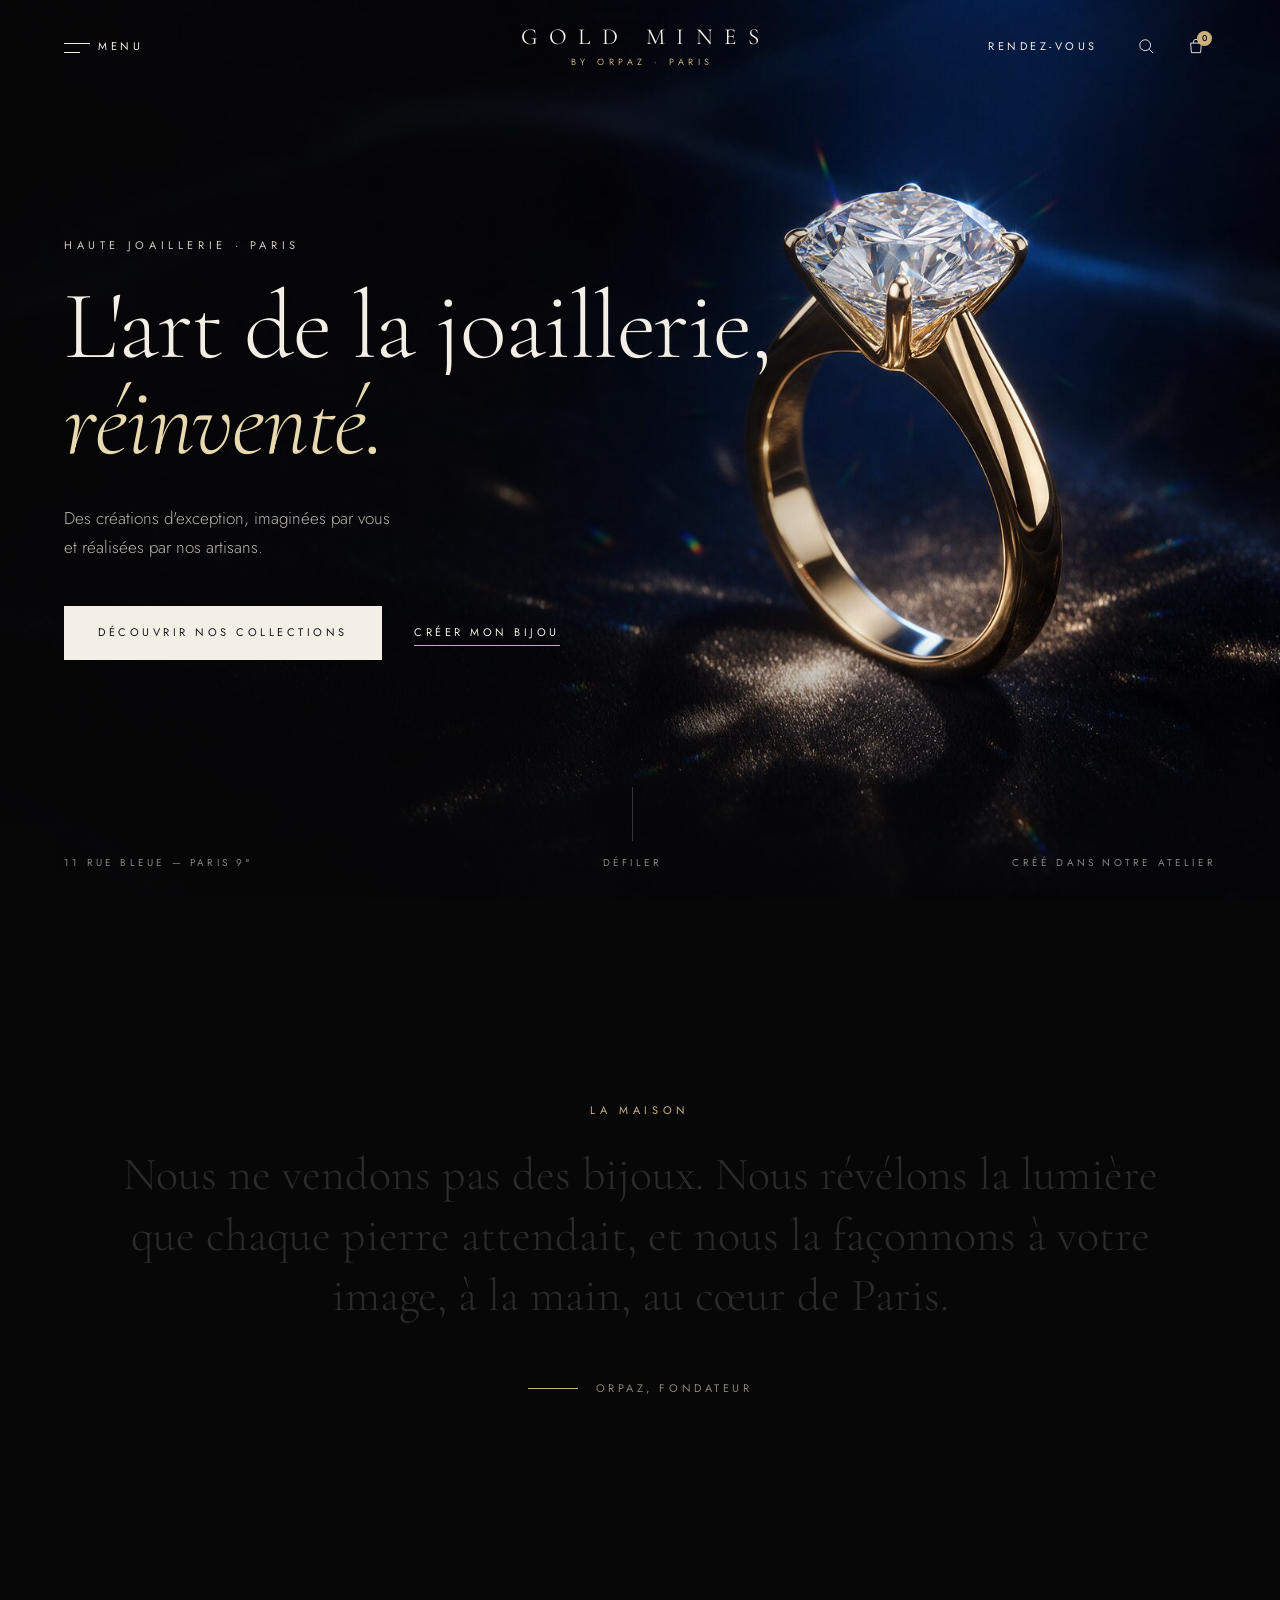
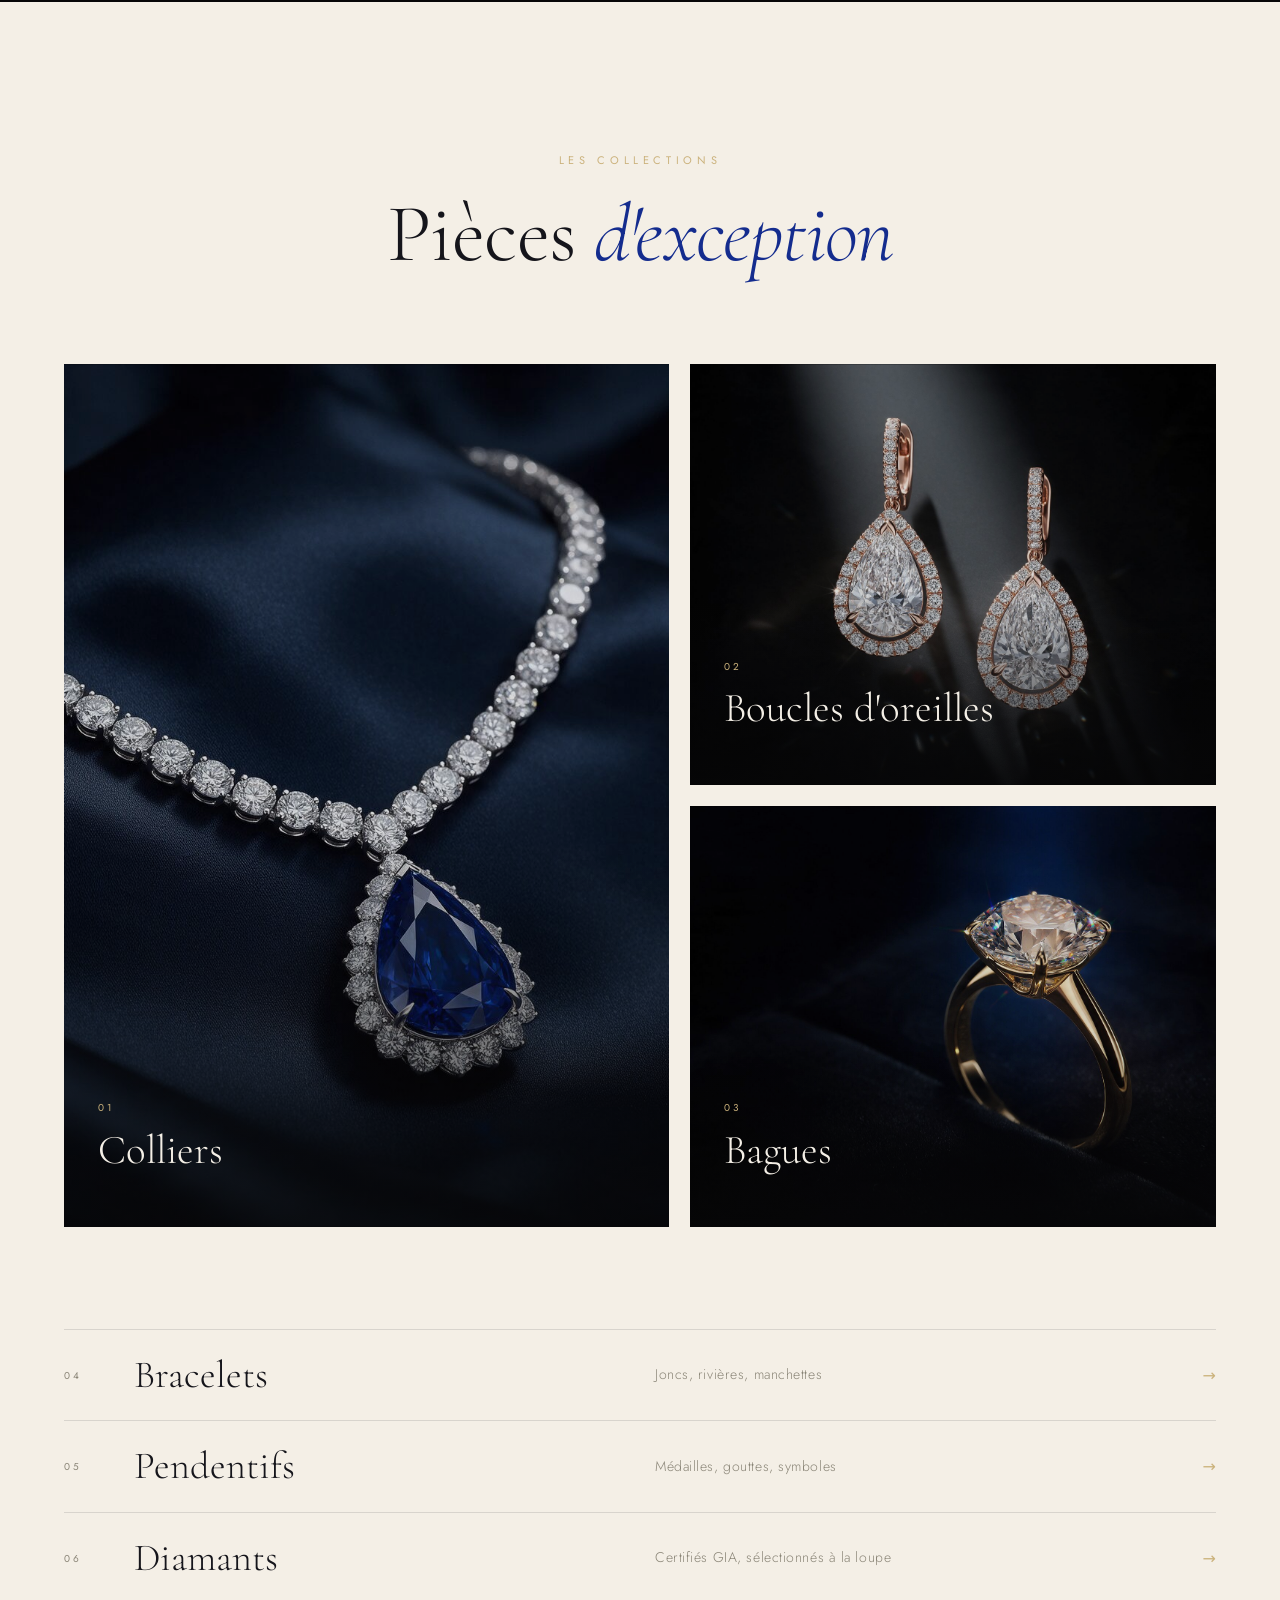
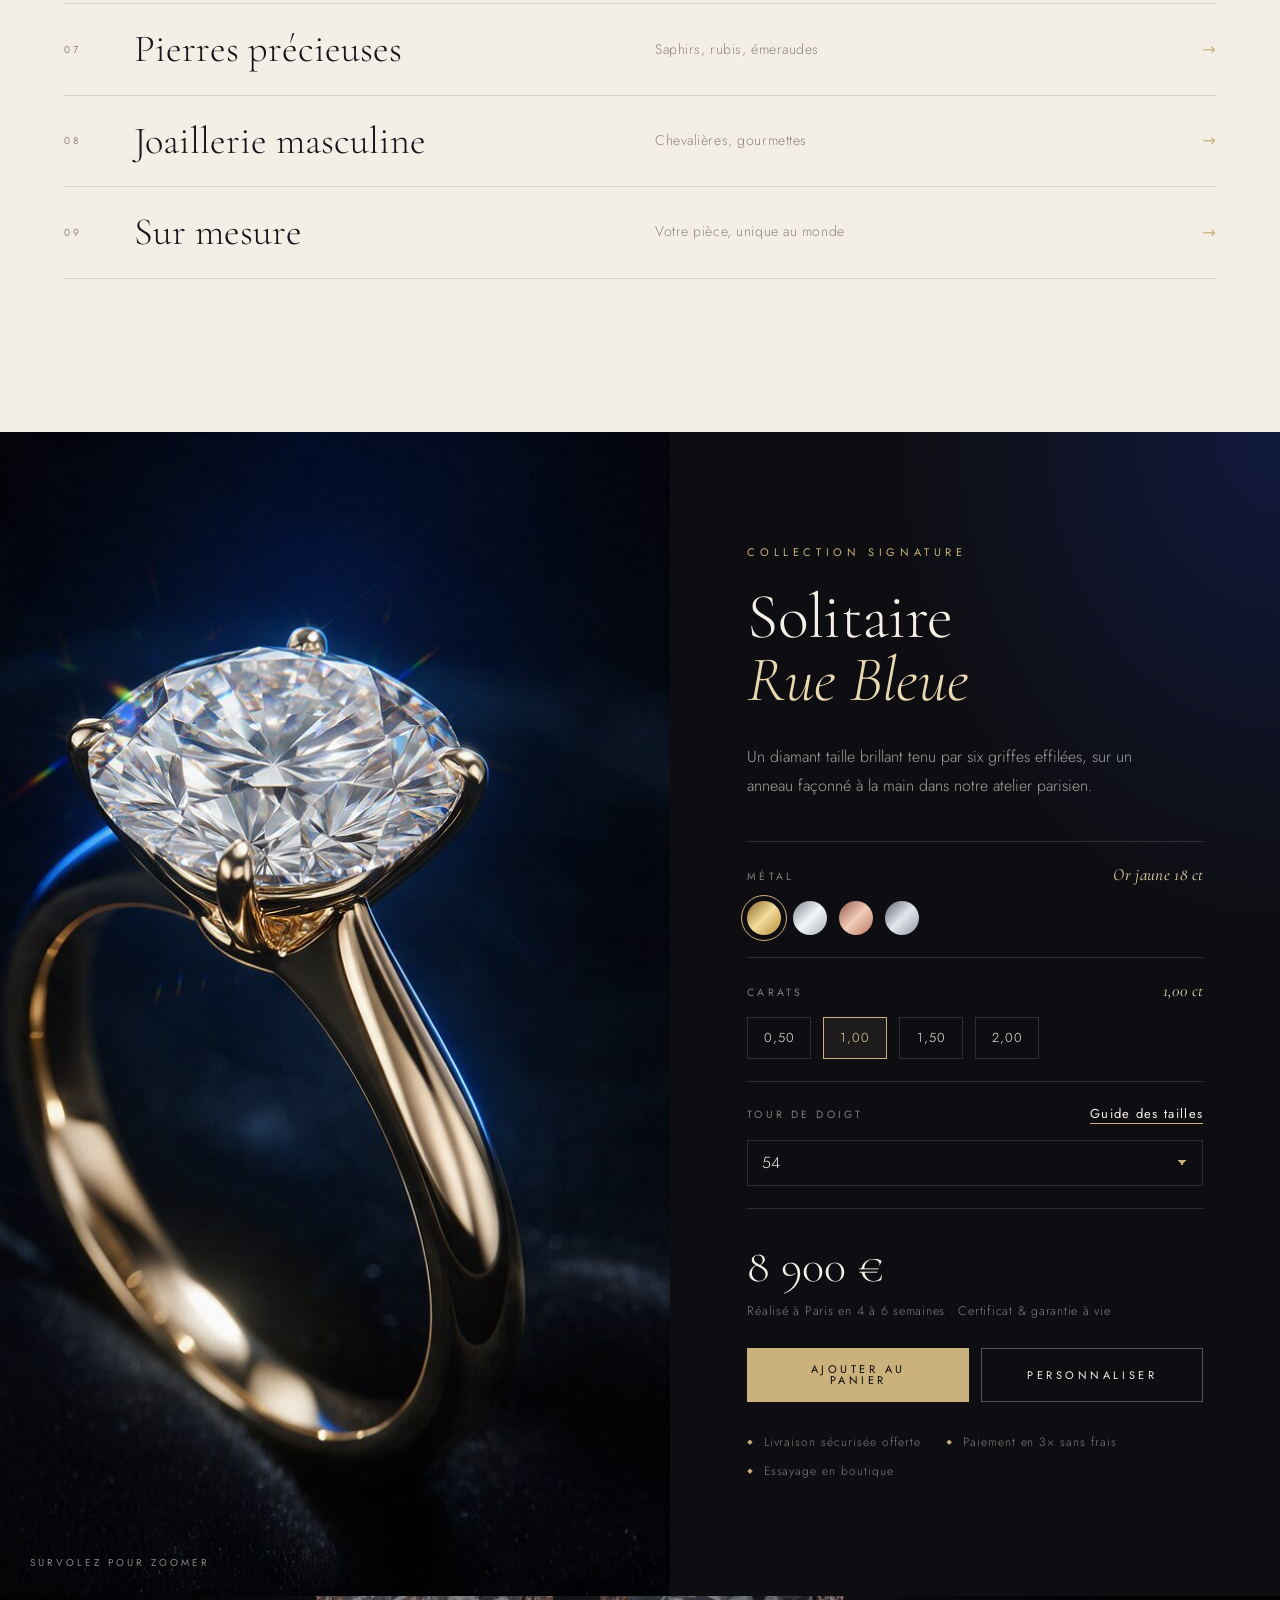
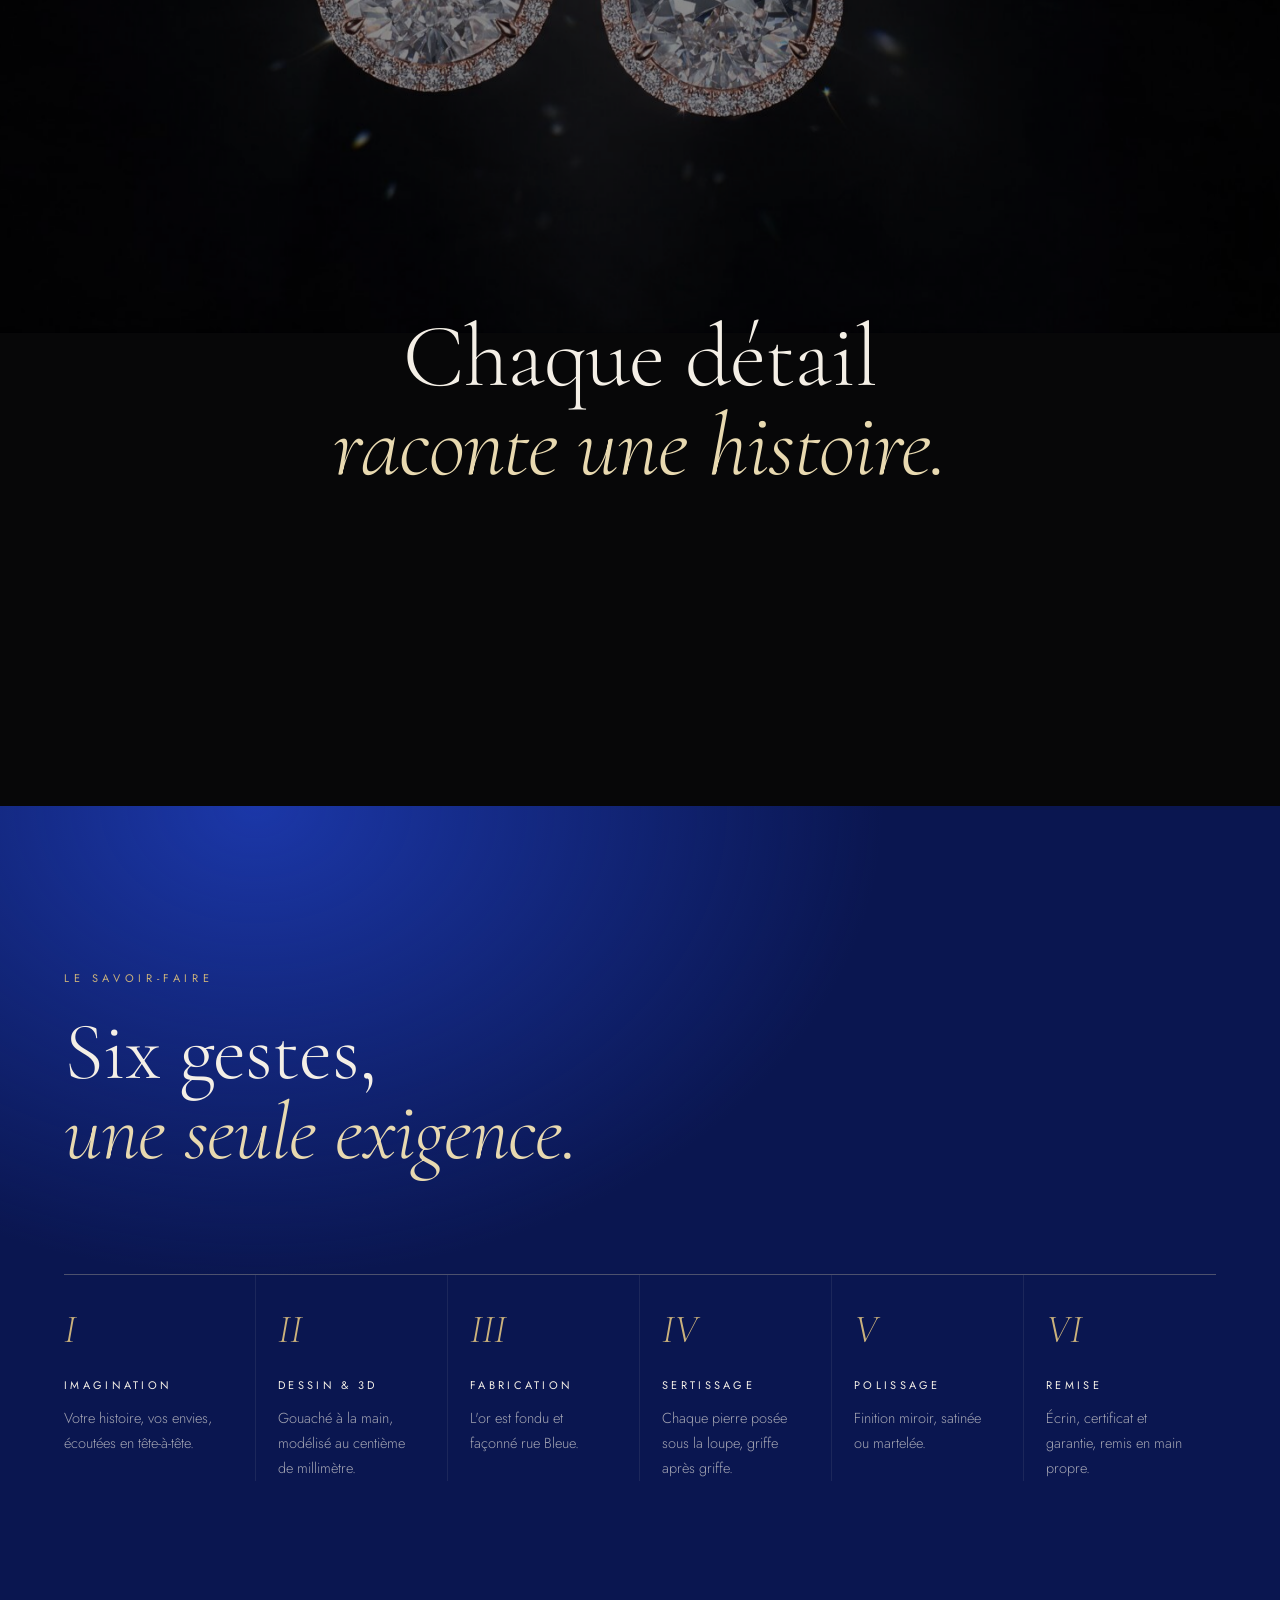
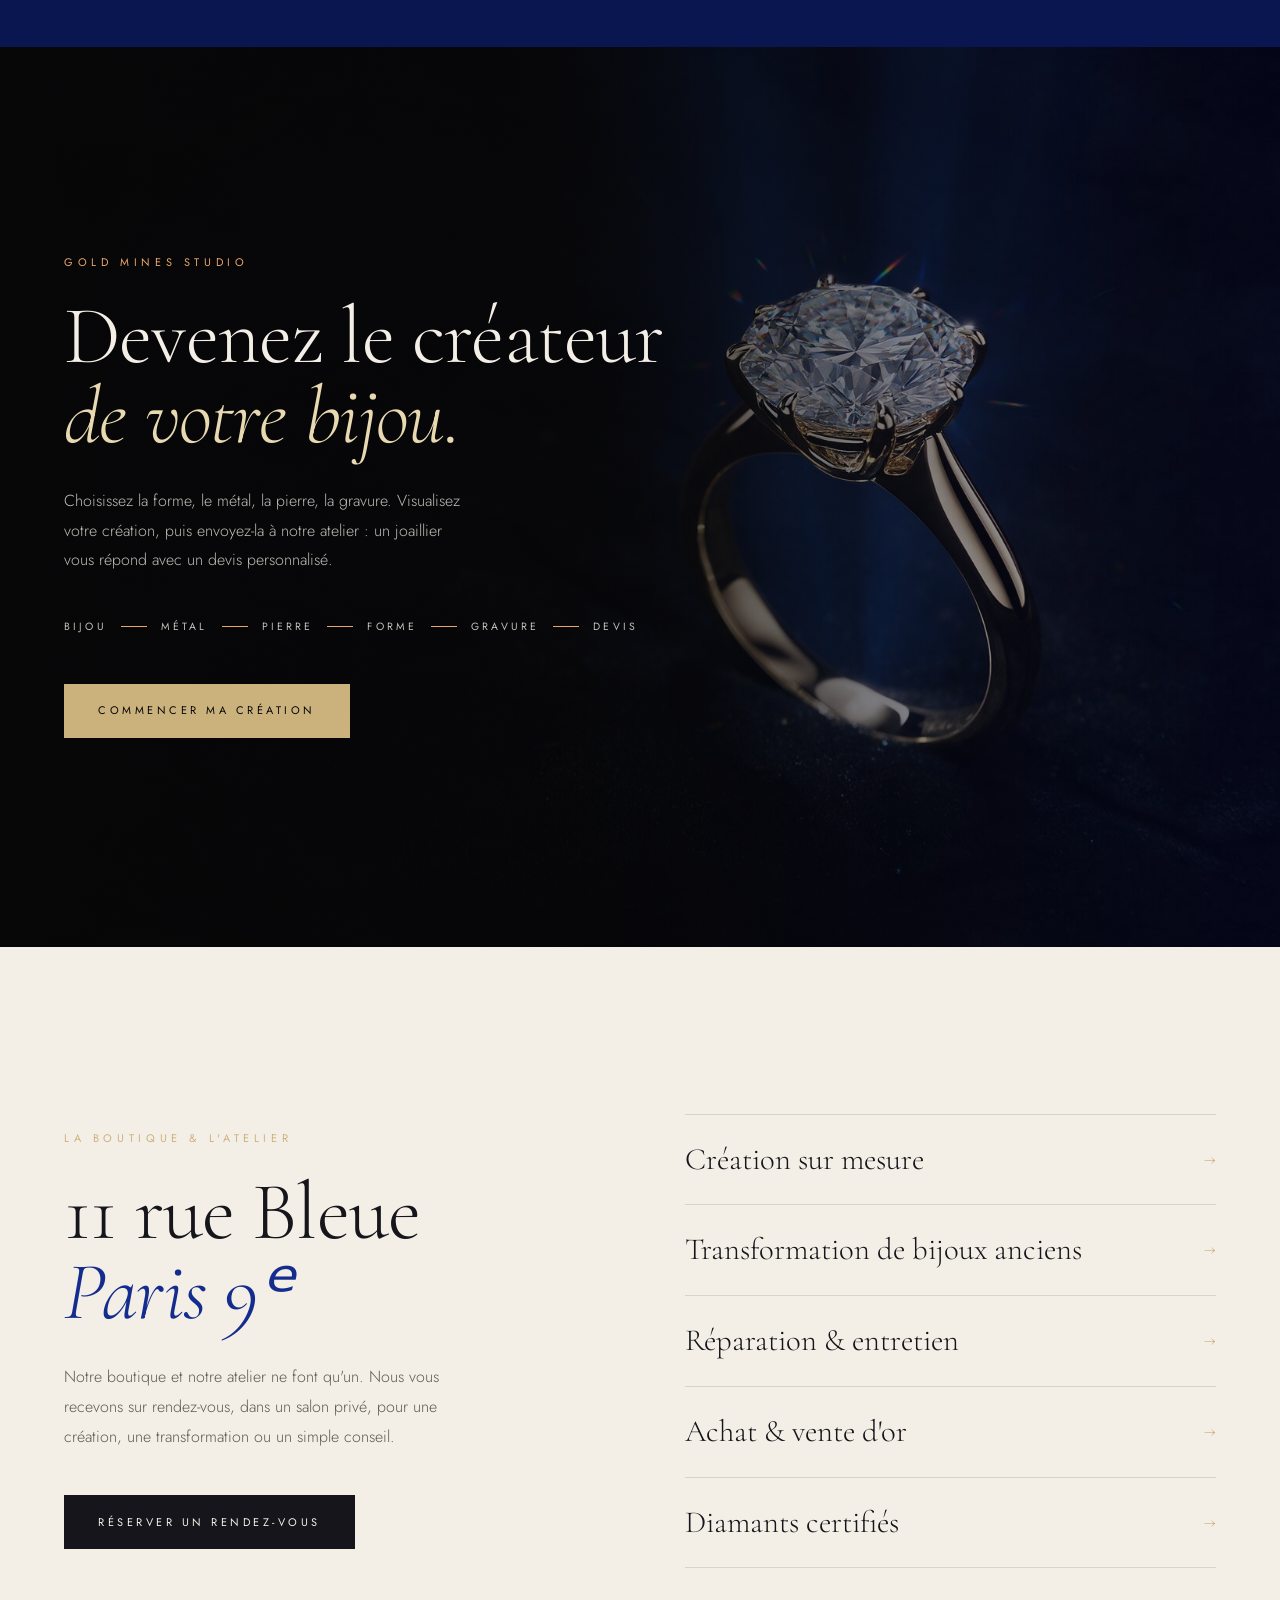
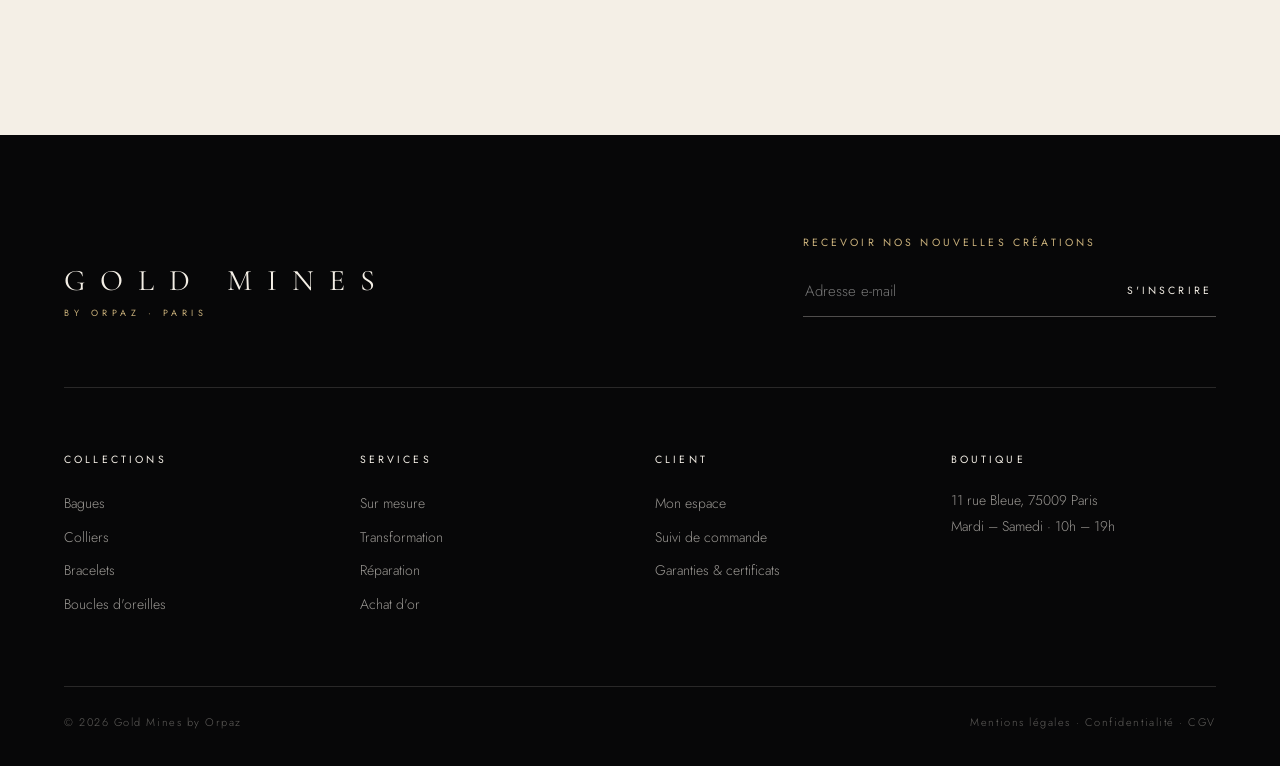
<file: gold-mines/index.html>
<!doctype html>
<html lang="fr">
<head>
  <meta charset="utf-8">
  <meta name="viewport" content="width=device-width, initial-scale=1">
  <title>GOLD MINES — BY ORPAZ · Haute Joaillerie · Paris</title>
  <meta name="description" content="Maison de haute joaillerie, 11 rue Bleue, Paris 9ᵉ. Créations d'exception, imaginées par vous et réalisées par nos artisans.">
  <link rel="preconnect" href="https://fonts.googleapis.com">
  <link rel="preconnect" href="https://fonts.gstatic.com" crossorigin>
  <link href="https://fonts.googleapis.com/css2?family=Cormorant+Garamond:ital,wght@0,300;0,400;0,500;1,300;1,400&family=Jost:wght@300;400;500&display=swap" rel="stylesheet">
  <link rel="stylesheet" href="styles.css">
</head>
<body>

<div class="loader" aria-hidden="true">
  <div class="loader__mark">GOLD MINES</div>
  <div class="loader__line"></div>
</div>

<!-- ═════════ EN-TÊTE ═════════ -->
<header class="nav" id="nav">
  <button class="nav__menu" aria-label="Menu"><span></span><span></span><em>Menu</em></button>
  <a href="#" class="logo" aria-label="GOLD MINES by Orpaz">
    <span class="logo__mark">GOLD MINES</span>
    <span class="logo__sub">by Orpaz · Paris</span>
  </a>
  <div class="nav__right">
    <a href="#maison" class="nav__rdv">Rendez-vous</a>
    <button aria-label="Rechercher"><svg viewBox="0 0 24 24"><circle cx="11" cy="11" r="6.5"/><path d="M16 16l4.5 4.5"/></svg></button>
    <button aria-label="Panier" class="cart"><svg viewBox="0 0 24 24"><path d="M5.5 8.5h13l-1 11.5h-11z"/><path d="M9 8.5V7a3 3 0 0 1 6 0v1.5"/></svg><span class="cart__count">0</span></button>
  </div>
</header>

<nav class="drawer" aria-label="Navigation">
  <a href="#collections"><span>01</span>Collections</a>
  <a href="#signature"><span>02</span>Signature</a>
  <a href="#savoir-faire"><span>03</span>Savoir-faire</a>
  <a href="#studio"><span>04</span>Créer mon bijou</a>
  <a href="#maison"><span>05</span>La Maison</a>
</nav>

<main>

<!-- ═════════ HERO ═════════ -->
<section class="hero">
  <div class="hero__media"><img src="img/hero.jpg" alt="Solitaire diamant sur or jaune 18 carats" fetchpriority="high"></div>
  <div class="hero__veil"></div>
  <div class="hero__content">
    <p class="kicker">Haute Joaillerie · Paris</p>
    <h1 class="hero__title">
      <span class="ln"><span>L'art de la joaillerie,</span></span>
      <span class="ln"><span><em>réinventé.</em></span></span>
    </h1>
    <p class="hero__lead">Des créations d'exception, imaginées par vous<br>et réalisées par nos artisans.</p>
    <div class="hero__ctas">
      <a href="#collections" class="btn btn--light">Découvrir nos collections</a>
      <a href="#studio" class="btn btn--text">Créer mon bijou</a>
    </div>
  </div>
  <div class="hero__foot">
    <span>11 rue Bleue — Paris 9ᵉ</span>
    <span class="hero__scroll"><i></i>Défiler</span>
    <span>Créé dans notre atelier</span>
  </div>
</section>

<!-- ═════════ MANIFESTE ═════════ -->
<section class="manifesto">
  <p class="kicker kicker--gold">La Maison</p>
  <p class="manifesto__text" id="manifesto">Nous ne vendons pas des bijoux. Nous révélons la lumière que chaque pierre attendait, et nous la façonnons à votre image, à la main, au cœur de Paris.</p>
  <div class="manifesto__sig"><span class="rule"></span>Orpaz, fondateur</div>
</section>

<!-- ═════════ COLLECTIONS ═════════ -->
<section class="collections" id="collections">
  <div class="collections__head">
    <p class="kicker kicker--gold">Les Collections</p>
    <h2 class="title">Pièces <em>d'exception</em></h2>
  </div>

  <div class="mosaic">
    <a href="#" class="tile tile--tall reveal">
      <div class="tile__img"><img src="img/necklace.jpg" alt="Collier rivière de diamants et saphir poire" loading="lazy"></div>
      <div class="tile__cap"><span>01</span><h3>Colliers</h3><p>Rivières, sautoirs, pendentifs</p></div>
    </a>
    <a href="#" class="tile reveal" style="--d:.12s">
      <div class="tile__img"><img src="img/earrings.jpg" alt="Boucles d'oreilles poire diamants sur or rose" loading="lazy"></div>
      <div class="tile__cap"><span>02</span><h3>Boucles d'oreilles</h3><p>Dormeuses, pendants, créoles</p></div>
    </a>
    <a href="#" class="tile reveal" style="--d:.24s">
      <div class="tile__img"><img src="img/ring-b.jpg" alt="Bague solitaire diamant" loading="lazy" style="object-position:72% 50%"></div>
      <div class="tile__cap"><span>03</span><h3>Bagues</h3><p>Solitaires, alliances, cocktail</p></div>
    </a>
  </div>

  <ul class="catlist" id="catlist">
    <li data-img="img/ring-c.jpg"><a href="#"><span class="n">04</span><span class="t">Bracelets</span><span class="d">Joncs, rivières, manchettes</span><span class="a">→</span></a></li>
    <li data-img="img/necklace-b.jpg"><a href="#"><span class="n">05</span><span class="t">Pendentifs</span><span class="d">Médailles, gouttes, symboles</span><span class="a">→</span></a></li>
    <li data-img="img/hero.jpg"><a href="#"><span class="n">06</span><span class="t">Diamants</span><span class="d">Certifiés GIA, sélectionnés à la loupe</span><span class="a">→</span></a></li>
    <li data-img="img/necklace.jpg"><a href="#"><span class="n">07</span><span class="t">Pierres précieuses</span><span class="d">Saphirs, rubis, émeraudes</span><span class="a">→</span></a></li>
    <li data-img="img/ring-d.jpg"><a href="#"><span class="n">08</span><span class="t">Joaillerie masculine</span><span class="d">Chevalières, gourmettes</span><span class="a">→</span></a></li>
    <li data-img="img/earrings-b.jpg"><a href="#"><span class="n">09</span><span class="t">Sur mesure</span><span class="d">Votre pièce, unique au monde</span><span class="a">→</span></a></li>
  </ul>
  <div class="catlist__preview" aria-hidden="true"><img alt=""></div>
</section>

<!-- ═════════ SIGNATURE ═════════ -->
<section class="signature" id="signature">
  <div class="signature__media reveal" id="sigMedia">
    <img src="img/ring-d.jpg" alt="Solitaire Rue Bleue" loading="lazy" id="sigImg" style="object-position:80% 50%">
    <span class="zoom-hint">Survolez pour zoomer</span>
  </div>
  <div class="signature__panel">
    <p class="kicker kicker--gold">Collection Signature</p>
    <h2 class="title title--sm">Solitaire<br><em>Rue Bleue</em></h2>
    <p class="body">Un diamant taille brillant tenu par six griffes effilées, sur un anneau façonné à la main dans notre atelier parisien.</p>

    <div class="opt">
      <div class="opt__head"><span>Métal</span><b id="metalName">Or jaune 18 ct</b></div>
      <div class="opt__row" data-group="metal">
        <button class="sw sw--jaune is-on" data-v="jaune" aria-label="Or jaune 18 ct"></button>
        <button class="sw sw--blanc" data-v="blanc" aria-label="Or blanc 18 ct"></button>
        <button class="sw sw--rose" data-v="rose" aria-label="Or rose 18 ct"></button>
        <button class="sw sw--platine" data-v="platine" aria-label="Platine 950"></button>
      </div>
    </div>
    <div class="opt">
      <div class="opt__head"><span>Carats</span><b id="caratName">1,00 ct</b></div>
      <div class="opt__row" data-group="carat">
        <button class="pill" data-v="0.5">0,50</button>
        <button class="pill is-on" data-v="1">1,00</button>
        <button class="pill" data-v="1.5">1,50</button>
        <button class="pill" data-v="2">2,00</button>
      </div>
    </div>
    <div class="opt">
      <div class="opt__head"><span>Tour de doigt</span><a href="#" class="guide">Guide des tailles</a></div>
      <select class="select" aria-label="Tour de doigt">
        <option>48</option><option>50</option><option>52</option><option selected>54</option><option>56</option><option>58</option>
      </select>
    </div>

    <div class="price">
      <span id="price">8 900 €</span>
      <small>Réalisé à Paris en 4 à 6 semaines · Certificat & garantie à vie</small>
    </div>
    <div class="actions">
      <button class="btn btn--gold" id="addCart">Ajouter au panier</button>
      <a href="#studio" class="btn btn--line">Personnaliser</a>
    </div>
    <ul class="reassure">
      <li>Livraison sécurisée offerte</li><li>Paiement en 3× sans frais</li><li>Essayage en boutique</li>
    </ul>
  </div>
</section>

<!-- ═════════ CITATION ═════════ -->
<section class="quote">
  <div class="quote__media"><img src="img/earrings-b.jpg" alt="" loading="lazy" style="object-position:62% 50%"></div>
  <p class="quote__text">Chaque détail<br><em>raconte une histoire.</em></p>
</section>

<!-- ═════════ SAVOIR-FAIRE ═════════ -->
<section class="craft" id="savoir-faire">
  <div class="craft__head">
    <p class="kicker kicker--gold">Le Savoir-faire</p>
    <h2 class="title title--light">Six gestes,<br><em>une seule exigence.</em></h2>
  </div>
  <ol class="craft__steps">
    <li class="reveal"><span>I</span><h3>Imagination</h3><p>Votre histoire, vos envies, écoutées en tête-à-tête.</p></li>
    <li class="reveal" style="--d:.08s"><span>II</span><h3>Dessin & 3D</h3><p>Gouaché à la main, modélisé au centième de millimètre.</p></li>
    <li class="reveal" style="--d:.16s"><span>III</span><h3>Fabrication</h3><p>L'or est fondu et façonné rue Bleue.</p></li>
    <li class="reveal" style="--d:.24s"><span>IV</span><h3>Sertissage</h3><p>Chaque pierre posée sous la loupe, griffe après griffe.</p></li>
    <li class="reveal" style="--d:.32s"><span>V</span><h3>Polissage</h3><p>Finition miroir, satinée ou martelée.</p></li>
    <li class="reveal" style="--d:.40s"><span>VI</span><h3>Remise</h3><p>Écrin, certificat et garantie, remis en main propre.</p></li>
  </ol>
</section>

<!-- ═════════ STUDIO ═════════ -->
<section class="studio" id="studio">
  <div class="studio__media"><img src="img/ring-c.jpg" alt="" loading="lazy"></div>
  <div class="studio__veil"></div>
  <div class="studio__content">
    <p class="kicker kicker--orange">Gold Mines Studio</p>
    <h2 class="title title--light">Devenez le créateur<br><em>de votre bijou.</em></h2>
    <p class="body body--light">Choisissez la forme, le métal, la pierre, la gravure. Visualisez votre création, puis envoyez-la à notre atelier : un joaillier vous répond avec un devis personnalisé.</p>
    <div class="studio__steps">
      <span>Bijou</span><i></i><span>Métal</span><i></i><span>Pierre</span><i></i><span>Forme</span><i></i><span>Gravure</span><i></i><span>Devis</span>
    </div>
    <a href="#" class="btn btn--gold">Commencer ma création</a>
  </div>
</section>

<!-- ═════════ LA MAISON ═════════ -->
<section class="maison" id="maison">
  <div class="maison__left">
    <p class="kicker kicker--gold">La Boutique & l'Atelier</p>
    <h2 class="title">11 rue Bleue<br><em>Paris 9ᵉ</em></h2>
    <p class="body">Notre boutique et notre atelier ne font qu'un. Nous vous recevons sur rendez-vous, dans un salon privé, pour une création, une transformation ou un simple conseil.</p>
    <a href="#" class="btn btn--dark">Réserver un rendez-vous</a>
  </div>
  <ul class="services">
    <li><span>Création sur mesure</span><i>→</i></li>
    <li><span>Transformation de bijoux anciens</span><i>→</i></li>
    <li><span>Réparation & entretien</span><i>→</i></li>
    <li><span>Achat & vente d'or</span><i>→</i></li>
    <li><span>Diamants certifiés</span><i>→</i></li>
  </ul>
</section>

</main>

<footer class="footer">
  <div class="footer__top">
    <div class="footer__brand">
      <span class="logo__mark">GOLD MINES</span>
      <span class="logo__sub">by Orpaz · Paris</span>
    </div>
    <form class="newsletter" onsubmit="event.preventDefault()">
      <label for="nl">Recevoir nos nouvelles créations</label>
      <div><input id="nl" type="email" placeholder="Adresse e-mail"><button>S'inscrire</button></div>
    </form>
  </div>
  <div class="footer__cols">
    <div><h4>Collections</h4><a href="#">Bagues</a><a href="#">Colliers</a><a href="#">Bracelets</a><a href="#">Boucles d'oreilles</a></div>
    <div><h4>Services</h4><a href="#">Sur mesure</a><a href="#">Transformation</a><a href="#">Réparation</a><a href="#">Achat d'or</a></div>
    <div><h4>Client</h4><a href="#">Mon espace</a><a href="#">Suivi de commande</a><a href="#">Garanties & certificats</a></div>
    <div><h4>Boutique</h4><p>11 rue Bleue, 75009 Paris<br>Mardi – Samedi · 10h – 19h</p></div>
  </div>
  <div class="footer__bottom"><span>© 2026 Gold Mines by Orpaz</span><span>Mentions légales · Confidentialité · CGV</span></div>
</footer>

<script src="main.js"></script>
</body>
</html>
</file>
<file: gold-mines/styles.css>
/* GOLD MINES — BY ORPAZ · « Noir Royal » */
:root {
  --black: #070708;
  --black-2: #0E0E12;
  --royal: #142C8E;        /* bleu roi */
  --royal-deep: #0A1650;
  --gold: #CBB27C;         /* or champagne */
  --gold-hi: #E8D9B0;
  --ivory: #F4EFE6;        /* blanc cassé */
  --ivory-2: #EAE3D6;
  --orange: #E9A66B;       /* orange clair, en touche */
  --ink: #15151B;
  --grey: #8A8577;
  --hair-l: rgba(244, 239, 230, .14);
  --hair-d: rgba(21, 21, 27, .12);

  --serif: 'Cormorant Garamond', 'Didot', Georgia, serif;
  --sans: 'Jost', system-ui, sans-serif;
  --ease: cubic-bezier(.19, 1, .22, 1);
  --g: clamp(16px, 5vw, 80px);
}
*, *::before, *::after { box-sizing: border-box; }
html { scroll-behavior: smooth; }
body { margin: 0; background: var(--black); color: var(--ivory); font: 300 16px/1.7 var(--sans); -webkit-font-smoothing: antialiased; overflow-x: hidden; }
a { color: inherit; text-decoration: none; }
button, select, input { font: inherit; color: inherit; }
button { background: none; border: 0; cursor: pointer; padding: 0; }
img { display: block; max-width: 100%; }
em { font-style: italic; }

/* ─── Type ─── */
.kicker { margin: 0 0 28px; font: 400 11px/1 var(--sans); letter-spacing: .42em; text-transform: uppercase; color: var(--ivory); opacity: .85; }
.kicker--gold { color: var(--gold); opacity: 1; }
.kicker--orange { color: var(--orange); opacity: 1; }
.title { margin: 0; font: 300 clamp(44px, 6.4vw, 104px)/.98 var(--serif); letter-spacing: -.01em; color: var(--ink); }
.title em { color: var(--royal); font-weight: 300; }
.title--light { color: var(--ivory); }
.title--light em { color: var(--gold-hi); }
.title--sm { font-size: clamp(44px, 5vw, 78px); color: var(--ivory); }
.title--sm em { color: var(--gold-hi); }
.body { font-size: 16px; line-height: 1.85; color: rgba(244, 239, 230, .66); max-width: 44ch; margin: 30px 0 0; }
.body--light { color: rgba(244, 239, 230, .78); }

/* ─── Buttons ─── */
.btn {
  position: relative; display: inline-flex; align-items: center; justify-content: center; min-height: 54px; padding: 0 34px;
  font: 400 11px/1 var(--sans); letter-spacing: .32em; text-transform: uppercase; overflow: hidden; isolation: isolate;
  transition: color .6s var(--ease), border-color .6s var(--ease);
}
.btn::after { content: ''; position: absolute; inset: 0; z-index: -1; transform: scaleX(0); transform-origin: right; transition: transform .8s var(--ease); }
.btn:hover::after { transform: scaleX(1); transform-origin: left; }
.btn--light { background: var(--ivory); color: var(--ink); }
.btn--light::after { background: var(--gold); }
.btn--text { padding: 0 6px; color: var(--ivory); }
.btn--text::before { content: ''; position: absolute; left: 6px; right: 6px; bottom: 14px; height: 1px; background: var(--gold); transform-origin: left; transition: transform .8s var(--ease); }
.btn--text:hover::before { transform: scaleX(.3); }
.btn--gold { background: var(--gold); color: var(--black); }
.btn--gold::after { background: var(--gold-hi); }
.btn--line { border: 1px solid rgba(244, 239, 230, .3); color: var(--ivory); }
.btn--line::after { background: var(--ivory); }
.btn--line:hover { color: var(--ink); }
.btn--dark { background: var(--ink); color: var(--ivory); }
.btn--dark::after { background: var(--royal); }

/* ─── Loader ─── */
.loader { position: fixed; inset: 0; z-index: 100; background: var(--black); display: grid; place-content: center; justify-items: center; gap: 22px; transition: opacity 1s var(--ease) .2s, visibility 1s .2s; }
.loader__mark { font: 300 clamp(22px, 3vw, 34px)/1 var(--serif); letter-spacing: .6em; padding-left: .6em; color: var(--gold-hi); opacity: 0; animation: fadeUp 1.2s var(--ease) .1s forwards; }
.loader__line { width: 120px; height: 1px; background: rgba(203, 178, 124, .25); position: relative; overflow: hidden; }
.loader__line::after { content: ''; position: absolute; inset: 0; background: var(--gold); transform: scaleX(0); transform-origin: left; animation: line 1.1s var(--ease) .3s forwards; }
.loaded .loader { opacity: 0; visibility: hidden; }
@keyframes line { to { transform: scaleX(1); } }
@keyframes fadeUp { from { opacity: 0; transform: translateY(10px); } to { opacity: 1; transform: none; } }

/* ─── Nav ─── */
.nav { position: fixed; inset: 0 0 auto; z-index: 60; display: grid; grid-template-columns: 1fr auto 1fr; align-items: center; padding: 26px var(--g); transition: background .6s, padding .6s var(--ease), backdrop-filter .6s; }
.nav.is-scrolled { background: rgba(7, 7, 8, .72); backdrop-filter: blur(18px); padding-block: 14px; }
.nav.on-light { background: rgba(244, 239, 230, .85); color: var(--ink); }
.nav__menu { display: flex; align-items: center; gap: 14px; font: 400 11px var(--sans); letter-spacing: .32em; text-transform: uppercase; }
.nav__menu span { display: block; width: 26px; height: 1px; background: currentColor; transition: transform .6s var(--ease); }
.nav__menu span + span { width: 16px; margin-left: -40px; transform: translateY(6px); }
.nav__menu span:first-child { transform: translateY(-3px); }
.nav__menu em { font-style: normal; margin-left: 4px; }
.menu-open .nav__menu span:first-child { transform: rotate(45deg); }
.menu-open .nav__menu span + span { width: 26px; margin-left: -40px; transform: rotate(-45deg); }
.logo { display: flex; flex-direction: column; align-items: center; gap: 8px; }
.logo__mark { font: 400 clamp(19px, 1.8vw, 24px)/1 var(--serif); letter-spacing: .5em; padding-left: .5em; }
.logo__sub { font: 400 9px/1 var(--sans); letter-spacing: .5em; padding-left: .5em; text-transform: uppercase; color: var(--gold); }
.nav__right { display: flex; justify-content: flex-end; align-items: center; gap: 10px; }
.nav__rdv { font: 400 11px var(--sans); letter-spacing: .32em; text-transform: uppercase; margin-right: 18px; position: relative; }
.nav__rdv::after { content: ''; position: absolute; left: 0; right: 0; bottom: -6px; height: 1px; background: var(--gold); transform: scaleX(0); transition: transform .6s var(--ease); }
.nav__rdv:hover::after { transform: scaleX(1); }
.nav__right button { width: 40px; height: 40px; display: grid; place-items: center; position: relative; }
.nav__right svg { width: 20px; height: 20px; fill: none; stroke: currentColor; stroke-width: 1.1; }
.cart__count { position: absolute; top: 5px; right: 4px; width: 15px; height: 15px; border-radius: 50%; background: var(--gold); color: var(--black); font: 500 8.5px/15px var(--sans); text-align: center; }
.cart.bump { animation: bump .6s var(--ease); }
@keyframes bump { 40% { transform: scale(1.2); } }

.drawer { position: fixed; inset: 0; z-index: 55; background: var(--black); display: flex; flex-direction: column; justify-content: center; padding: 0 var(--g); gap: 8px; clip-path: inset(0 0 100% 0); transition: clip-path 1s var(--ease); }
.menu-open .drawer { clip-path: inset(0 0 0 0); }
.drawer a { font: 300 clamp(38px, 7vw, 84px)/1.15 var(--serif); display: flex; align-items: baseline; gap: 24px; transition: color .4s, padding .6s var(--ease); }
.drawer a:hover { color: var(--gold-hi); padding-left: 20px; }
.drawer span { font: 400 11px var(--sans); letter-spacing: .3em; color: var(--gold); }

/* ─── Hero ─── */
.hero { position: relative; height: 100svh; min-height: 640px; overflow: hidden; display: flex; align-items: center; }
.hero__media { position: absolute; inset: 0; }
.hero__media img { width: 100%; height: 100%; object-fit: cover; object-position: 70% 50%; transform: scale(1.12); transition: transform 3.2s var(--ease) .4s; }
.loaded .hero__media img { transform: scale(1.02); }
.hero__veil { position: absolute; inset: 0; background: linear-gradient(90deg, rgba(7,7,8,.88) 0%, rgba(7,7,8,.55) 38%, rgba(7,7,8,0) 70%), linear-gradient(0deg, rgba(7,7,8,.7), transparent 30%); }
.hero__content { position: relative; padding: 0 var(--g); max-width: 900px; }
.hero__content .kicker { opacity: 0; transition: opacity 1.4s var(--ease) 1.2s; }
.hero__title { margin: 0 0 34px; font: 300 clamp(48px, 7.6vw, 128px)/.98 var(--serif); letter-spacing: -.015em; }
.hero__title em { color: var(--gold-hi); }
.hero__title .ln { display: block; overflow: hidden; }
.hero__title .ln > span { display: inline-block; transform: translateY(105%); transition: transform 1.6s var(--ease); }
.hero__title .ln:nth-child(1) > span { transition-delay: 1s; }
.hero__title .ln:nth-child(2) > span { transition-delay: 1.15s; }
.hero__lead { margin: 0 0 44px; font-size: 17px; color: rgba(244, 239, 230, .75); opacity: 0; transition: opacity 1.4s var(--ease) 1.5s; }
.hero__ctas { display: flex; flex-wrap: wrap; gap: 26px; align-items: center; opacity: 0; transition: opacity 1.4s var(--ease) 1.7s; }
.loaded .hero__title .ln > span { transform: none; }
.loaded .hero__content .kicker, .loaded .hero__lead, .loaded .hero__ctas { opacity: 1; }
.loaded .hero__content .kicker { opacity: .85; }
.hero__foot { position: absolute; left: var(--g); right: var(--g); bottom: 30px; display: flex; justify-content: space-between; align-items: flex-end; font: 400 10px var(--sans); letter-spacing: .32em; text-transform: uppercase; color: rgba(244, 239, 230, .55); }
.hero__scroll { display: flex; flex-direction: column; align-items: center; gap: 14px; }
.hero__scroll i { width: 1px; height: 54px; background: rgba(244, 239, 230, .2); position: relative; overflow: hidden; }
.hero__scroll i::after { content: ''; position: absolute; left: 0; right: 0; top: -50%; height: 50%; background: var(--gold); animation: drip 2.2s var(--ease) infinite; }
@keyframes drip { to { top: 100%; } }

/* ─── Manifesto ─── */
.manifesto { padding: clamp(120px, 16vw, 230px) var(--g); text-align: center; max-width: 1240px; margin: 0 auto; }
.manifesto__text { margin: 0 auto; font: 300 clamp(28px, 3.6vw, 54px)/1.32 var(--serif); max-width: 24em; }
.manifesto__text .w { color: rgba(244, 239, 230, .16); transition: color .6s; }
.manifesto__text .w.on { color: var(--ivory); }
.manifesto__text .w.gold.on { color: var(--gold-hi); font-style: italic; }
.manifesto__sig { margin-top: 54px; display: inline-flex; align-items: center; gap: 18px; font: 400 11px var(--sans); letter-spacing: .32em; text-transform: uppercase; color: var(--grey); }
.rule { width: 50px; height: 1px; background: var(--gold); }

/* ─── Collections (ivoire) ─── */
.collections { position: relative; background: var(--ivory); color: var(--ink); padding: clamp(100px, 12vw, 180px) var(--g); }
.collections__head { display: flex; flex-direction: column; align-items: center; text-align: center; margin-bottom: clamp(56px, 7vw, 100px); }
.mosaic { display: grid; grid-template-columns: 1.15fr 1fr; grid-template-rows: auto auto; gap: clamp(14px, 1.6vw, 26px); max-width: 1500px; margin: 0 auto; }
.tile { position: relative; display: block; overflow: hidden; background: var(--black); }
.tile--tall { grid-row: span 2; }
.tile__img { position: absolute; inset: 0; }
.tile__img img { width: 100%; height: 100%; object-fit: cover; transition: transform 2.2s var(--ease), filter 1.2s var(--ease); filter: brightness(.86); }
.tile:hover .tile__img img { transform: scale(1.06); filter: brightness(1); }
.tile { aspect-ratio: 1.25; }
.tile--tall { aspect-ratio: auto; min-height: 100%; }
.tile::after { content: ''; position: absolute; inset: 0; background: linear-gradient(0deg, rgba(7,7,8,.78), transparent 45%); }
.tile__cap { position: absolute; left: 34px; right: 34px; bottom: 30px; z-index: 1; color: var(--ivory); }
.tile__cap span { font: 400 10px var(--sans); letter-spacing: .32em; color: var(--gold); }
.tile__cap h3 { margin: 10px 0 4px; font: 300 clamp(32px, 3.2vw, 52px)/1 var(--serif); }
.tile__cap p { margin: 0; font-size: 13px; letter-spacing: .08em; color: rgba(244, 239, 230, .7); transform: translateY(8px); opacity: 0; transition: all .8s var(--ease); }
.tile:hover .tile__cap p { transform: none; opacity: 1; }
.tile::before { content: ''; position: absolute; inset: 14px; border: 1px solid rgba(232, 217, 176, 0); z-index: 2; transition: border-color 1s var(--ease), inset 1s var(--ease); pointer-events: none; }
.tile:hover::before { border-color: rgba(232, 217, 176, .45); inset: 18px; }

.catlist { list-style: none; margin: clamp(70px, 8vw, 120px) auto 0; padding: 0; max-width: 1500px; border-top: 1px solid var(--hair-d); }
.catlist li { border-bottom: 1px solid var(--hair-d); }
.catlist a { display: grid; grid-template-columns: 70px 1fr 1fr 40px; align-items: center; padding: 26px 0; transition: padding .8s var(--ease), color .5s; }
.catlist a:hover { padding-left: 20px; color: var(--royal); }
.catlist .n { font: 400 10px var(--sans); letter-spacing: .3em; color: var(--grey); }
.catlist .t { font: 300 clamp(28px, 3vw, 44px)/1 var(--serif); }
.catlist .d { font-size: 14px; color: var(--grey); letter-spacing: .04em; }
.catlist .a { justify-self: end; color: var(--gold); transition: transform .6s var(--ease); }
.catlist a:hover .a { transform: translateX(8px); }
.catlist__preview { position: fixed; left: 0; top: 0; width: 260px; aspect-ratio: .8; pointer-events: none; z-index: 40; opacity: 0; transform: translate(-50%, -50%) scale(.85); transition: opacity .5s var(--ease), transform .7s var(--ease); overflow: hidden; }
.catlist__preview.show { opacity: 1; transform: translate(-50%, -50%) scale(1); }
.catlist__preview img { width: 100%; height: 100%; object-fit: cover; }

/* ─── Signature ─── */
.signature { display: grid; grid-template-columns: 1.1fr 1fr; min-height: 100vh; background: var(--black); }
.signature__media { position: relative; overflow: hidden; cursor: zoom-in; background: #000; }
.signature__media img { width: 100%; height: 100%; object-fit: cover; transition: transform .9s var(--ease), transform-origin .2s; }
.signature__media.zooming img { transform: scale(2.1); }
.zoom-hint { position: absolute; left: 30px; bottom: 26px; font: 400 10px var(--sans); letter-spacing: .3em; text-transform: uppercase; color: rgba(244, 239, 230, .55); }
.signature__panel { padding: clamp(80px, 9vw, 140px) clamp(24px, 6vw, 110px); display: flex; flex-direction: column; justify-content: center; background: radial-gradient(90% 60% at 100% 0%, rgba(20, 44, 142, .35), transparent 70%), var(--black-2); }
.opt { padding: 22px 0; border-bottom: 1px solid var(--hair-l); }
.opt:first-of-type { margin-top: 40px; border-top: 1px solid var(--hair-l); }
.opt__head { display: flex; justify-content: space-between; align-items: baseline; margin-bottom: 16px; font: 400 10.5px var(--sans); letter-spacing: .3em; text-transform: uppercase; color: rgba(244, 239, 230, .5); }
.opt__head b { font: italic 400 17px var(--serif); letter-spacing: .02em; text-transform: none; color: var(--gold-hi); }
.guide { letter-spacing: .1em; text-transform: none; font-size: 13px; color: var(--ivory); border-bottom: 1px solid var(--gold); }
.opt__row { display: flex; gap: 12px; flex-wrap: wrap; }
.sw { width: 34px; height: 34px; border-radius: 50%; position: relative; }
.sw::after { content: ''; position: absolute; inset: -6px; border-radius: 50%; border: 1px solid transparent; transition: border-color .5s var(--ease); }
.sw.is-on::after { border-color: var(--gold); }
.sw--jaune { background: linear-gradient(135deg, #8a6526, #f3dc9c 50%, #b88a3a); }
.sw--blanc { background: linear-gradient(135deg, #7d848e, #f4f6f8 50%, #a8afb9); }
.sw--rose { background: linear-gradient(135deg, #8f5544, #f2cdb9 50%, #b9765f); }
.sw--platine { background: linear-gradient(135deg, #5d6470, #e3e7ec 50%, #8f98a4); }
.pill { min-width: 64px; height: 42px; padding: 0 14px; border: 1px solid var(--hair-l); font-size: 13px; letter-spacing: .08em; transition: border-color .5s, color .5s, background .5s; }
.pill:hover { border-color: rgba(244, 239, 230, .45); }
.pill.is-on { border-color: var(--gold); color: var(--gold-hi); background: rgba(203, 178, 124, .08); }
.select { width: 100%; height: 46px; padding: 0 14px; background: transparent; border: 1px solid var(--hair-l); color: var(--ivory); appearance: none; background-image: linear-gradient(45deg, transparent 50%, var(--gold) 50%), linear-gradient(-45deg, transparent 50%, var(--gold) 50%); background-position: calc(100% - 20px) 50%, calc(100% - 15px) 50%; background-size: 5px 5px; background-repeat: no-repeat; }
.select option { background: var(--black-2); }
.price { margin: 34px 0 26px; }
.price span { display: block; font: 300 46px/1 var(--serif); }
.price span.tick { animation: tick .8s var(--ease); }
@keyframes tick { from { opacity: 0; transform: translateY(10px); } }
.price small { display: block; margin-top: 12px; font-size: 12.5px; letter-spacing: .06em; color: rgba(244, 239, 230, .5); }
.actions { display: flex; gap: 12px; flex-wrap: wrap; }
.actions .btn { flex: 1 1 200px; }
.reassure { list-style: none; padding: 0; margin: 30px 0 0; display: flex; flex-wrap: wrap; gap: 8px 26px; font-size: 12px; letter-spacing: .08em; color: rgba(244, 239, 230, .5); }
.reassure li::before { content: '◆'; color: var(--gold); font-size: 7px; margin-right: 10px; vertical-align: 2px; }

/* ─── Quote ─── */
.quote { position: relative; height: 90vh; min-height: 520px; display: grid; place-items: center; overflow: hidden; text-align: center; }
.quote__media { position: absolute; inset: -12% 0; }
.quote__media img { width: 100%; height: 100%; object-fit: cover; filter: brightness(.55); will-change: transform; }
.quote__text { position: relative; margin: 0; padding: 0 var(--g); font: 300 clamp(46px, 7vw, 120px)/1 var(--serif); letter-spacing: -.01em; }
.quote__text em { color: var(--gold-hi); }

/* ─── Craft (bleu roi) ─── */
.craft { background: radial-gradient(70% 80% at 20% 0%, #1B37A8, transparent 70%), var(--royal-deep); padding: clamp(110px, 13vw, 190px) var(--g); }
.craft__head { max-width: 1500px; margin: 0 auto clamp(70px, 8vw, 110px); }
.craft__steps { list-style: none; margin: 0 auto; padding: 0; max-width: 1500px; display: grid; grid-template-columns: repeat(6, 1fr); border-top: 1px solid rgba(232, 217, 176, .3); }
.craft__steps li { padding: 34px 26px 0 0; border-right: 1px solid rgba(244, 239, 230, .08); padding-left: 22px; }
.craft__steps li:first-child { padding-left: 0; }
.craft__steps li:last-child { border-right: 0; }
.craft__steps span { font: italic 300 40px/1 var(--serif); color: var(--gold); }
.craft__steps h3 { margin: 26px 0 12px; font: 400 11px var(--sans); letter-spacing: .3em; text-transform: uppercase; }
.craft__steps p { margin: 0; font-size: 14.5px; line-height: 1.75; color: rgba(244, 239, 230, .65); }

/* ─── Studio ─── */
.studio { position: relative; min-height: 100vh; display: flex; align-items: center; overflow: hidden; }
.studio__media { position: absolute; inset: 0; }
.studio__media img { width: 100%; height: 100%; object-fit: cover; object-position: 70% 50%; }
.studio__veil { position: absolute; inset: 0; background: linear-gradient(90deg, rgba(7,7,8,.92) 0%, rgba(7,7,8,.7) 45%, rgba(10,22,80,.25) 100%); }
.studio__content { position: relative; padding: clamp(110px, 12vw, 160px) var(--g); max-width: 860px; }
.studio__steps { display: flex; flex-wrap: wrap; align-items: center; gap: 12px 14px; margin: 44px 0 50px; font: 400 10.5px var(--sans); letter-spacing: .3em; text-transform: uppercase; color: rgba(244, 239, 230, .8); }
.studio__steps i { width: 26px; height: 1px; background: var(--orange); }

/* ─── Maison ─── */
.maison { background: var(--ivory); color: var(--ink); padding: clamp(110px, 13vw, 190px) var(--g); display: grid; grid-template-columns: 1fr 1fr; gap: clamp(40px, 7vw, 120px); align-items: center; }
.maison .body { color: #5f5b52; margin-bottom: 44px; }
.services { list-style: none; margin: 0; padding: 0; border-top: 1px solid var(--hair-d); }
.services li { display: flex; justify-content: space-between; align-items: center; padding: 28px 0; border-bottom: 1px solid var(--hair-d); font: 300 clamp(24px, 2.4vw, 34px)/1.1 var(--serif); cursor: pointer; transition: padding .8s var(--ease), color .5s; }
.services li:hover { padding-left: 18px; color: var(--royal); }
.services i { font-style: normal; color: var(--gold); font-size: 18px; }

/* ─── Footer ─── */
.footer { background: var(--black); padding: 100px var(--g) 34px; color: rgba(244, 239, 230, .62); }
.footer__top { display: flex; justify-content: space-between; align-items: flex-end; flex-wrap: wrap; gap: 40px; padding-bottom: 70px; border-bottom: 1px solid var(--hair-l); }
.footer__brand { display: flex; flex-direction: column; gap: 12px; color: var(--ivory); }
.footer__brand .logo__mark { padding-left: 0; font-size: 30px; }
.footer__brand .logo__sub { padding-left: 0; }
.newsletter label { display: block; font: 400 10.5px var(--sans); letter-spacing: .3em; text-transform: uppercase; color: var(--gold); margin-bottom: 16px; }
.newsletter div { display: flex; border-bottom: 1px solid rgba(244, 239, 230, .3); }
.newsletter input { width: 320px; max-width: 100%; height: 50px; background: none; border: 0; color: var(--ivory); outline: none; font-size: 15px; }
.newsletter button { font: 400 10.5px var(--sans); letter-spacing: .3em; text-transform: uppercase; color: var(--ivory); padding: 0 4px; }
.footer__cols { display: grid; grid-template-columns: repeat(4, 1fr); gap: 30px; padding: 64px 0; }
.footer h4 { margin: 0 0 20px; font: 400 10.5px var(--sans); letter-spacing: .3em; text-transform: uppercase; color: var(--ivory); }
.footer__cols a { display: block; padding: 5px 0; font-size: 14px; transition: color .4s; }
.footer__cols a:hover { color: var(--gold-hi); }
.footer__cols p { margin: 0; font-size: 14px; line-height: 1.9; }
.footer__bottom { display: flex; justify-content: space-between; flex-wrap: wrap; gap: 12px; padding-top: 26px; border-top: 1px solid var(--hair-l); font-size: 11px; letter-spacing: .14em; color: rgba(244, 239, 230, .38); }

/* ─── Reveal ─── */
.reveal { opacity: 0; transform: translateY(40px); transition: opacity 1.4s var(--ease) var(--d, 0s), transform 1.6s var(--ease) var(--d, 0s); }
.reveal.in { opacity: 1; transform: none; }
.tile.reveal .tile__img { clip-path: inset(100% 0 0 0); transition: clip-path 1.8s var(--ease) var(--d, 0s); }
.tile.reveal.in .tile__img { clip-path: inset(0 0 0 0); }

/* ─── Responsive ─── */
@media (max-width: 1000px) {
  .nav__rdv { display: none; }
  .mosaic { grid-template-columns: 1fr 1fr; }
  .tile--tall { grid-column: 1 / -1; grid-row: auto; aspect-ratio: 1.1; }
  .catlist a { grid-template-columns: 50px 1fr 30px; }
  .catlist .d { display: none; }
  .signature { grid-template-columns: 1fr; }
  .signature__media { aspect-ratio: 1; }
  .craft__steps { grid-template-columns: repeat(3, 1fr); row-gap: 50px; }
  .craft__steps li:nth-child(3) { border-right: 0; }
  .craft__steps li:nth-child(4) { padding-left: 0; }
  .maison { grid-template-columns: 1fr; }
  .footer__cols { grid-template-columns: repeat(2, 1fr); }
}
@media (max-width: 640px) {
  .nav { padding: 18px 16px; }
  .nav__menu em { display: none; }
  .nav__right button:first-child { display: none; }
  .logo__mark { font-size: 17px; letter-spacing: .38em; padding-left: .38em; }
  .hero { align-items: flex-end; }
  .hero__media img { object-position: 72% 50%; }
  .hero__veil { background: linear-gradient(0deg, rgba(7,7,8,.95) 0%, rgba(7,7,8,.75) 40%, rgba(7,7,8,.1) 75%); }
  .hero__content { padding-bottom: 110px; }
  .hero__lead br { display: none; }
  .hero__ctas { flex-direction: column; align-items: stretch; gap: 10px; }
  .hero__foot span:not(.hero__scroll) { display: none; }
  .hero__foot { justify-content: center; bottom: 20px; }
  .hero__scroll i { height: 34px; }
  .mosaic { grid-template-columns: 1fr; }
  .tile, .tile--tall { aspect-ratio: .95; }
  .tile__cap { left: 22px; bottom: 22px; }
  .tile__cap p { opacity: 1; transform: none; }
  .catlist__preview { display: none; }
  .craft__steps { grid-template-columns: 1fr 1fr; }
  .craft__steps li { padding-left: 0 !important; border-right: 0; padding-right: 14px; }
  .quote { height: 70vh; }
  .studio__veil { background: linear-gradient(0deg, rgba(7,7,8,.95) 20%, rgba(7,7,8,.6)); }
  .studio .btn, .maison .btn { width: 100%; }
  .footer__cols { grid-template-columns: 1fr 1fr; }
}

@media (prefers-reduced-motion: reduce) {
  *, *::before, *::after { animation: none !important; transition: none !important; }
  .reveal, .hero__title .ln > span { opacity: 1; transform: none; }
  .tile.reveal .tile__img { clip-path: none; }
  .loader { display: none; }
}
</file>
